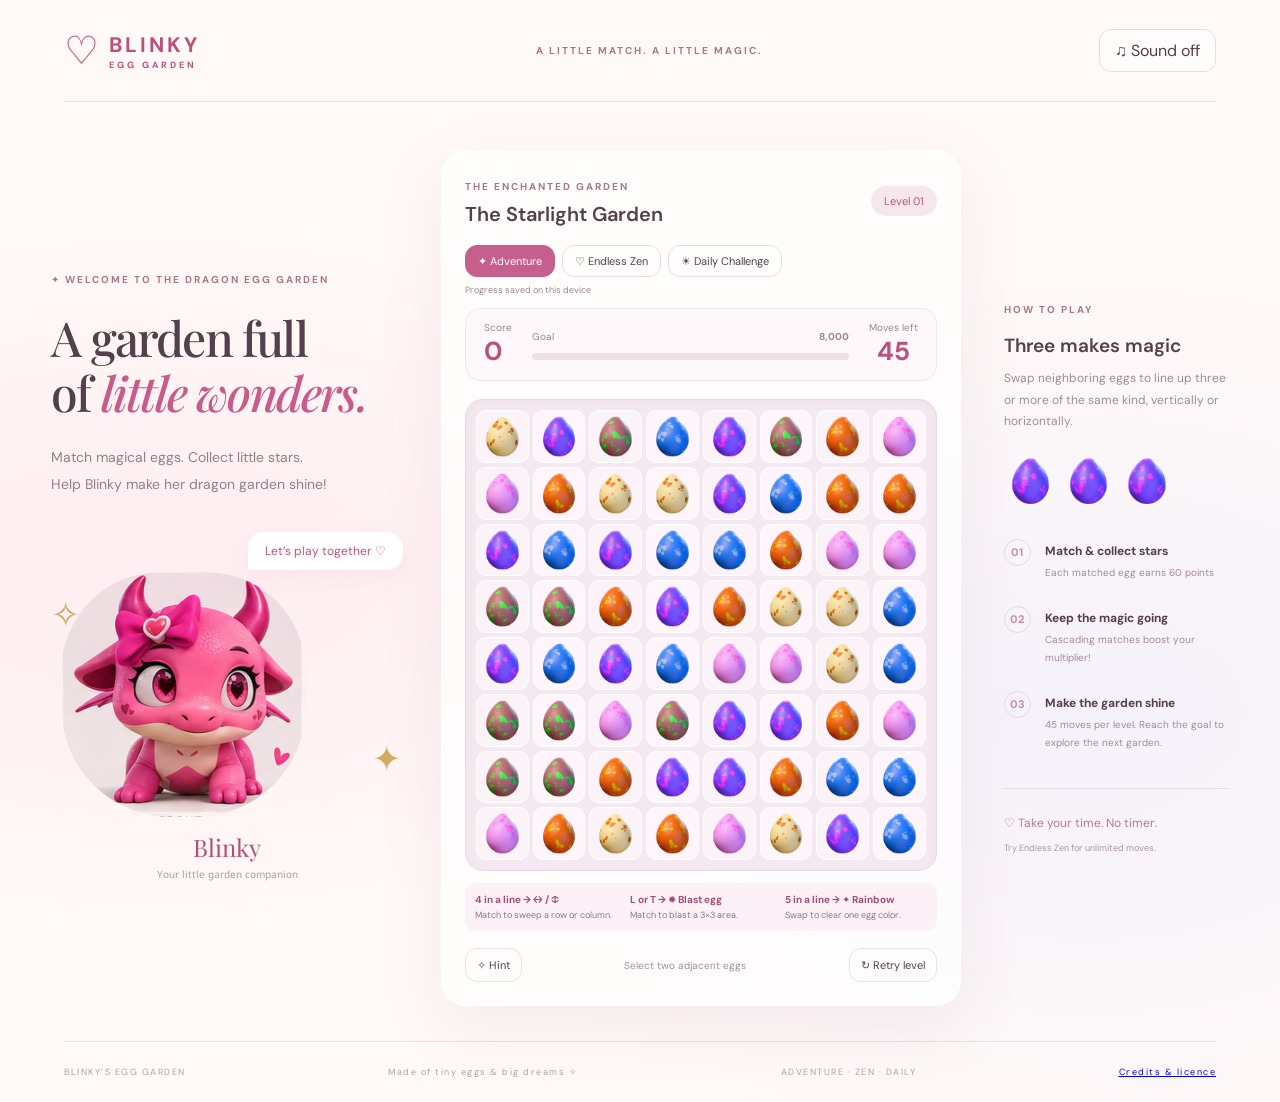
<file: index.html>
<!doctype html><html lang="en"><meta charset="utf-8"><meta name="viewport" content="width=device-width,initial-scale=1"><title>Blinky’s Egg Garden</title><link rel="stylesheet" href="style.css"><body class="vivid-game"><header><a class="brand" href="./">♡ <span>BLINKY<span class="sub">EGG GARDEN</span></span></a><span class="tag">A LITTLE MATCH. A LITTLE MAGIC.</span><button id="sound" aria-label="Toggle sound">♫ Sound off</button></header><main><section class="intro"><div class="eyebrow">✦ WELCOME TO THE DRAGON EGG GARDEN</div><h1>A garden full<br>of <em>little wonders.</em></h1><p class="description">Match magical eggs. Collect little stars.<br>Help Blinky make her dragon garden shine!</p><div class="mascot"><div class="character"></div><span class="spark s1">✧</span><span class="spark s2">✦</span><span class="speech" id="speech">Let’s play together ♡</span></div><div class="name">Blinky <span>Your little garden companion</span></div></section><section class="game"><div class="gamehead"><div><span class="eyebrow">THE ENCHANTED GARDEN</span><h2 id="gardenTitle">The Starlight Garden</h2></div><span class="level" id="level">Level 01</span></div><div class="modes" aria-label="Game mode"><button id="adventure" aria-pressed="true">✦ Adventure</button><button id="zen" aria-pressed="false">♡ Endless Zen</button><button id="daily" aria-pressed="false">☀ Daily Challenge</button><span id="saveStatus">Progress saved on this device</span></div><section id="dailyInfo" class="daily-info" hidden><div><strong>ONE DAY. ONE SHARED CHALLENGE.</strong><span id="dailyDate"></span></div><p>30 moves. Chase your best score. Replay as often as you like.</p><small id="dailyNotice"></small><div class="daily-best"><span>Your best <b id="dailyBest"></b></span><button id="copyResult" disabled>Copy Result ↗</button></div><p id="shareStatus" aria-live="polite"></p><textarea id="shareText" aria-label="Daily result to copy" readonly hidden></textarea></section><div class="stats"><div><span>Score</span><strong id="score">0</strong></div><div class="goal"><span><span id="goalLabel">Goal</span> <b id="goal">8,000</b></span><div class="track"><i id="progress"></i></div></div><div><span>Moves left</span><strong id="moves">45</strong></div></div><div class="boardwrap"><div id="board" role="group" aria-label="8 by 8 dragon egg board"></div><div id="effects" aria-hidden="true"></div><div id="toast" aria-live="polite"></div></div><div class="special-guide"><span><b>4 in a line → ↔ / ↕</b> Match to sweep a row or column.</span><span><b>L or T → ✹ Blast egg</b> Match to blast a 3×3 area.</span><span><b>5 in a line → ✦ Rainbow</b> Swap to clear one egg color.</span></div><div class="controls"><button id="hint">✧ Hint</button><span id="status" aria-live="polite">Select two adjacent eggs</span><button id="restart">↻ Retry level</button></div></section><aside><span class="eyebrow">HOW TO PLAY</span><h3>Three makes magic</h3><p>Swap neighboring eggs to line up three or more of the same kind, vertically or horizontally.</p><div class="example"><img class="egg" src="egg-space-card-face-v2.png" alt="Magic egg" draggable="false"><img class="egg" src="egg-space-card-face-v2.png" alt="Magic egg" draggable="false"><img class="egg" src="egg-space-card-face-v2.png" alt="Magic egg" draggable="false"></div><div class="rule"><b>01</b><div><strong>Match & collect stars</strong><p>Each matched egg earns 60 points</p></div></div><div class="rule"><b>02</b><div><strong>Keep the magic going</strong><p>Cascading matches boost your multiplier!</p></div></div><div class="rule"><b>03</b><div><strong>Make the garden shine</strong><p id="modeHelp">45 moves per level. Reach the goal to explore the next garden.</p></div></div><div class="note">♡ Take your time. No timer.<br><small>Try Endless Zen for unlimited moves.</small></div></aside></main><footer><span>BLINKY’S EGG GARDEN</span><span>Made of tiny eggs & big dreams ✧</span><span>ADVENTURE · ZEN · DAILY</span><a href="credits.html">Credits &amp; licence</a></footer><dialog id="result"><div class="eyebrow">BLINKY’S EGG GARDEN</div><h2 id="resultTitle"></h2><p id="resultText"></p><button id="resultCopy" hidden>Copy Result ↗</button><button id="closeResult" aria-label="Close results">Back to garden</button><button id="again">Play again ♡</button></dialog><script src="game.js"></script></body></html>
</file>
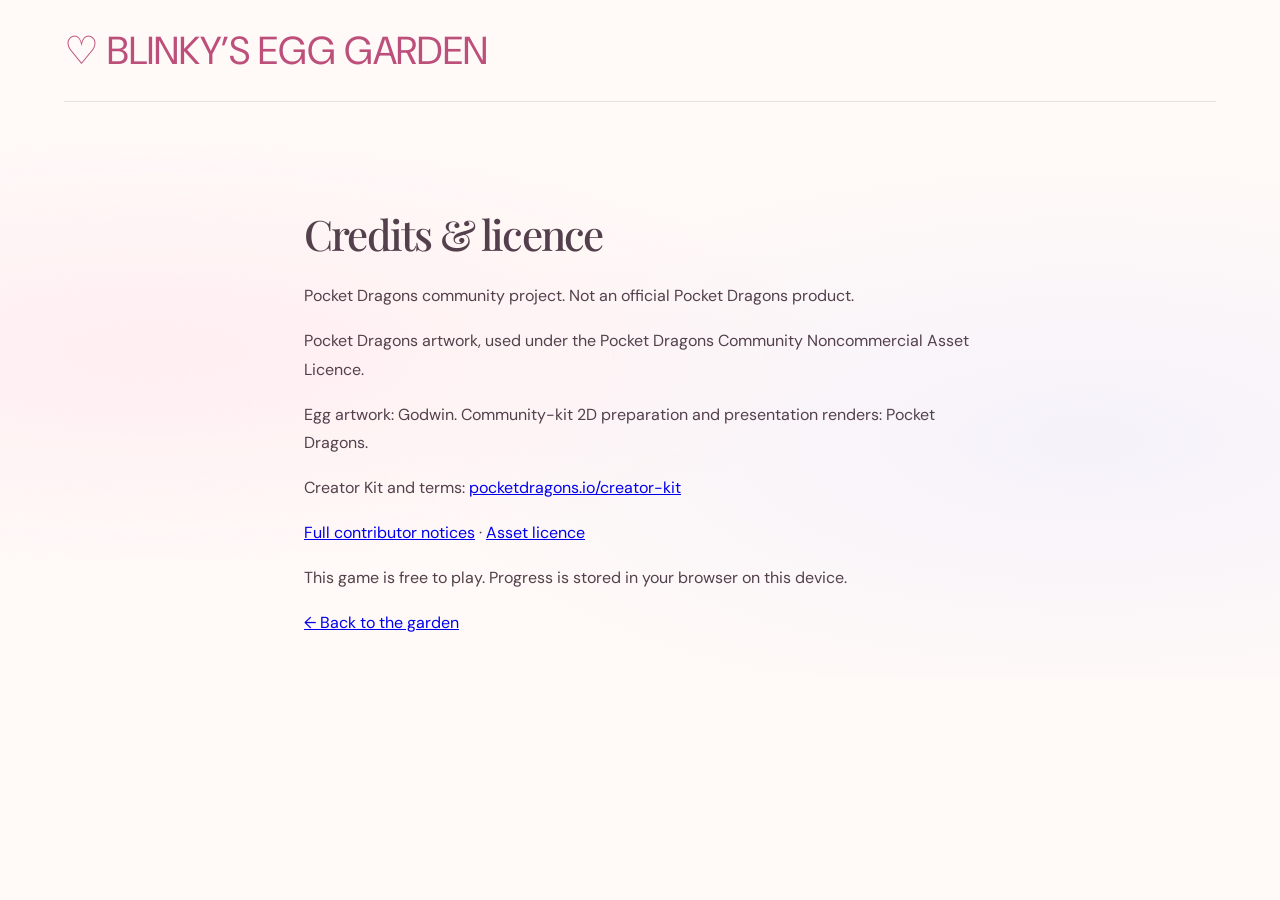
<file: credits.html>
<!doctype html><html lang="en"><meta charset="utf-8"><meta name="viewport" content="width=device-width,initial-scale=1"><title>Credits · Blinky’s Egg Garden</title><link rel="stylesheet" href="style.css"><body><header><a class="brand" href="./">♡ BLINKY’S EGG GARDEN</a></header><article style="max-width:720px;margin:60px auto;padding:24px;line-height:1.8"><h1 style="font-size:42px">Credits &amp; licence</h1><p>Pocket Dragons community project. Not an official Pocket Dragons product.</p><p>Pocket Dragons artwork, used under the Pocket Dragons Community Noncommercial Asset Licence.</p><p>Egg artwork: Godwin. Community-kit 2D preparation and presentation renders: Pocket Dragons.</p><p>Creator Kit and terms: <a href="https://pocketdragons.io/creator-kit">pocketdragons.io/creator-kit</a></p><p><a href="CREDITS.txt">Full contributor notices</a> · <a href="TERMS.txt">Asset licence</a></p><p>This game is free to play. Progress is stored in your browser on this device.</p><p><a href="./">← Back to the garden</a></p></article></body></html>
</file>
<file: style.css>
@import url('https://fonts.googleapis.com/css2?family=DM+Sans:wght@400;500;600;700&family=Noto+Sans+Thai:wght@400;500;600;700&family=Playfair+Display:ital,wght@0,500;0,600;1,500&display=swap');
:root{font-family:'DM Sans','Noto Sans Thai',sans-serif;color:#53404c;background:#fff9f7;font-synthesis:none}*{box-sizing:border-box}body{margin:0;background:radial-gradient(ellipse at 12% 52%,#ffe4ed88,transparent 43%),radial-gradient(ellipse at 85% 65%,#eae9ff70,transparent 45%)}button,a{-webkit-tap-highlight-color:transparent}button{font:inherit;cursor:pointer;color:inherit;border:1px solid #eadce2;background:#fff9;padding:10px 15px;border-radius:12px}button:hover{background:#ffe8f0}button:focus-visible{outline:3px solid #c4437d;outline-offset:3px}header{height:102px;margin:0 5%;display:flex;align-items:center;justify-content:space-between;border-bottom:1px solid #eadfe1}.brand{display:flex;align-items:center;gap:10px;text-decoration:none;color:#bd4f7b;font-size:39px}.brand>span{font-size:21px;font-weight:700;letter-spacing:3px}.sub{display:block;font-size:9px;letter-spacing:3px}.tag,.eyebrow{font-size:10px;font-weight:700;letter-spacing:2px;color:#a6788b}main{max-width:1440px;margin:48px auto 35px;padding:0 4%;display:grid;grid-template-columns:1fr 520px 230px;gap:38px;align-items:center}h1{font-family:'Playfair Display',serif;font-size:48px;line-height:1.15;letter-spacing:-1.8px;font-weight:500;margin:24px 0}h1 em{color:#ca5a89;font-weight:500}.description{font-size:14px;color:#987d89;line-height:1.9}.mascot{position:relative;height:285px;margin-top:35px}.character{width:245px;height:245px;background-image:url('blinky.png');background-size:1382px 922px;background-position:-395px -29px;border-radius:100px 100px 45% 45%;mix-blend-mode:multiply;position:absolute;bottom:0;left:10px;animation:float 4s ease-in-out infinite}.speech{position:absolute;top:0;right:0;background:white;padding:11px 17px;box-shadow:0 8px 25px #cf92ab20;border-radius:16px 16px 16px 0;color:#b9537c;font-size:12px}.spark{position:absolute;color:#d2ab63;font-size:35px}.s1{left:0;top:60px}.s2{right:2px;bottom:35px}.name{text-align:center;font-family:'Playfair Display';font-size:24px;color:#b64d78;margin-top:14px}.name span{display:block;font-family:'Noto Sans Thai';font-size:10px;color:#b197a2;margin-top:4px}.game{background:#ffffffb0;border:1px solid white;box-shadow:0 20px 65px #9e608518;border-radius:25px;padding:23px}.gamehead{display:flex;align-items:center;justify-content:space-between}h2{font-size:22px;margin:6px 0 0;font-weight:600}.level{font-size:11px;background:#f7e7ed;color:#b6577d;border-radius:20px;padding:8px 13px}.stats{display:flex;align-items:center;gap:20px;margin:22px 0 18px;background:#fff8fa;border:1px solid #f3e6ec;border-radius:15px;padding:12px 18px}.stats span{font-size:10px;color:#9e8490;display:block}.stats strong{font-size:26px;color:#ba527e}.stats>div:last-child{text-align:center}.goal{flex:1}.goal span{display:flex;justify-content:space-between}.track{background:#efdfE7;height:7px;border-radius:9px;margin-top:10px;overflow:hidden}.track i{height:100%;display:block;width:0;background:linear-gradient(90deg,#ef9dbb,#bc6bba);transition:width .3s}.boardwrap{position:relative;padding:10px;background:#f4e9f0;border:1px solid #ebd9e5;border-radius:18px;box-shadow:inset 0 2px 8px #ad7a9811}#board{display:grid;grid-template-columns:repeat(8,1fr);gap:4px;touch-action:manipulation}.cell{aspect-ratio:1;padding:1px;min-width:0;border:1px solid #fff;background:#fff9fcaa;border-radius:10px;transition:transform .18s,background .18s;position:relative}.cell:nth-child(2n){background:#fff5fa}.cell:hover{transform:scale(1.07);z-index:1;background:white}.cell.selected{background:#ffcee1;border:2px solid #d65c91;transform:scale(1.08)}.cell.hint{animation:glow .6s infinite alternate}.egg{display:block;width:100%;height:100%;object-fit:contain;object-position:center;pointer-events:none}.cell.pop{transform:scale(.2) rotate(15deg);opacity:0;transition:.24s}.cell.fall{animation:drop .3s ease-out}.controls{display:flex;align-items:center;justify-content:space-between;margin-top:17px;gap:8px}.controls button{font-size:11px;padding:9px 11px;border-color:#efdfE7}.controls>span{font-size:10px;color:#a58c99;text-align:center}#toast{pointer-events:none;position:absolute;top:43%;left:0;right:0;text-align:center;font-size:32px;font-weight:700;color:#b7397e;text-shadow:0 2px 0 white,0 0 15px white;opacity:0}#toast.show{animation:toast .8s}aside{padding-left:5px}h3{font-size:19px;font-weight:600;margin:15px 0 10px}aside p{font-size:12px;line-height:1.8;color:#a28a96;margin:0}.example{display:flex;gap:5px;width:170px;height:60px;margin:18px 0 28px}.rule{display:flex;gap:14px;margin:24px 0}.rule>b{font-size:11px;color:#c590a6;border:1px solid #e9d8e1;border-radius:50%;width:27px;height:27px;display:grid;place-items:center;flex-shrink:0}.rule strong{font-size:12px}.rule p{font-size:10px;margin-top:4px}.note{margin-top:36px;padding-top:22px;border-top:1px solid #eadce3;font-size:12px;color:#b67992;line-height:2}.note small{font-size:9px;color:#aa949e}footer{display:flex;justify-content:space-between;margin:0 5%;padding:24px 0;border-top:1px solid #eadfe1;color:#b49da8;font-size:9px;letter-spacing:1.5px}dialog{border:1px solid #ead4e0;border-radius:25px;padding:40px;text-align:center;color:#70465e;background:#fff8fc;box-shadow:0 20px 100px #622f5555}dialog::backdrop{background:#51314955;backdrop-filter:blur(5px)}dialog button{background:#c65f8d;color:white;margin-top:15px}dialog p{font-size:14px}@keyframes float{50%{transform:translateY(-8px)}}@keyframes glow{to{background:#ffc3db;box-shadow:0 0 0 2px #d170a4}}@keyframes drop{from{transform:translateY(-18px);opacity:.3}}@keyframes toast{20%,70%{opacity:1;transform:translateY(-12px)}100%{opacity:0;transform:translateY(-30px)}}@media(min-width:1500px){main{margin-top:65px}}@media(max-width:1150px){main{grid-template-columns:1fr 500px;gap:25px}aside{display:none}h1{font-size:42px}}@media(max-width:800px){header{height:77px}.tag{display:none}main{display:flex;flex-direction:column;margin:25px auto;padding:0 14px;gap:20px}.intro{width:100%;max-width:500px;position:relative;min-height:120px}.intro .eyebrow{font-size:8px}h1{font-size:29px;margin:10px 0;letter-spacing:-.8px}.description{font-size:10px;margin:0}.mascot{position:absolute;right:0;top:0;margin:0;width:150px;height:150px}.character{transform:scale(.55);transform-origin:bottom left;left:5px;animation:none}.speech,.spark,.name{display:none}.game{width:100%;max-width:520px;padding:15px}.gamehead h2{font-size:19px}.gamehead .eyebrow{font-size:8px}.stats{margin-top:16px}footer{font-size:7px;gap:12px}footer span:nth-child(2){display:none}.cell{border-radius:8px}#board{gap:3px}.boardwrap{padding:7px}}@media(prefers-reduced-motion:reduce){*,*:before,*:after{animation:none!important;transition:none!important}}

.modes{display:flex;align-items:center;gap:7px;flex-wrap:wrap;margin-top:18px}.modes button{font-size:11px;padding:8px 12px}.modes button[aria-pressed="true"]{background:#c65f8d;color:white;border-color:#c65f8d}.modes span{font-size:9px;color:#9e8490;margin-left:auto}.gamehead h2{font-size:20px}.level{white-space:nowrap}.stats{margin-top:12px}@media(max-width:420px){.modes span{width:100%;margin-left:0}.gamehead h2{font-size:18px}}

.special-guide{display:flex;gap:14px;margin-top:12px;padding:10px;background:#fcf1f7;border-radius:10px;font-size:9px;color:#967485}.special-guide span{flex:1}.special-guide b{display:block;color:#a34d77;font-size:10px;margin-bottom:3px}.power-badge{position:absolute;right:1px;bottom:0;border-radius:20px;background:#a73977;color:white;font-size:16px;font-weight:bold;line-height:19px;min-width:20px;box-shadow:0 1px 6px #7b386a55;pointer-events:none}.power-row,.power-column{box-shadow:inset 0 0 0 2px #e2a359}.power-row:after,.power-column:after{content:'';position:absolute;inset:47% 7%;background:#fff7bb;box-shadow:0 0 6px #ffca54;pointer-events:none}.power-column:after{inset:7% 47%}.power-rainbow{background:conic-gradient(#ffc5dd,#ffe8a4,#b7f5d7,#b5d9ff,#dfc0ff,#ffc5dd)!important;box-shadow:inset 0 0 0 2px white,0 0 8px #ce80e0}.power-rainbow .egg{filter:hue-rotate(35deg) brightness(1.2)}.power-rainbow .power-badge{background:linear-gradient(120deg,#d75293,#7478de);font-size:18px}.cell.pop.sweep-flash,.cell.pop.rainbow-flash{opacity:1;transform:scale(.85);background:#fff2a0;box-shadow:0 0 16px #ffd560;z-index:2}.cell.pop.rainbow-flash{background:#f6cdff;box-shadow:0 0 16px #d16dff}

.example .egg{width:calc((100% - 10px)/3);object-fit:contain}

/* Approved 3D colors: brightness 150%, color 140%; retain preview contrast. */
.vivid-game .egg{filter:brightness(1.5) saturate(1.4) contrast(.94)}
.vivid-game .power-rainbow .egg{filter:brightness(1.5) saturate(1.4) contrast(.94) hue-rotate(35deg)}

.power-bomb{box-shadow:inset 0 0 0 2px #df8863,0 0 7px #f1af8140}.power-bomb .power-badge{background:#b44927;color:#fff2be;font-size:21px}.cell.pop.bomb-flash{opacity:1;transform:scale(1.1);background:#ffe4ac;box-shadow:0 0 22px #f8a34e;z-index:3}@media(max-width:500px){.special-guide{flex-wrap:wrap;gap:8px}.special-guide span{flex:1 1 40%}}

/* Stable board cells; only the egg pieces move. */
#board{position:relative;overflow:hidden;border-radius:10px;isolation:isolate;grid-template-rows:repeat(8,1fr);aspect-ratio:1}
.cell{padding:0;overflow:visible;transition:background .15s;aspect-ratio:auto;min-height:0}
.cell:hover,.cell.selected{transform:none}
.cell.selected{border-width:1px;box-shadow:inset 0 0 0 2px #d65c91}
.piece{position:absolute;inset:2px;display:block;border-radius:9px;pointer-events:none;z-index:1}
.piece .egg{position:absolute;inset:0;width:100%;height:100%}
.power-badge{z-index:2}
#effects{position:absolute;inset:10px;overflow:hidden;pointer-events:none;border-radius:10px;z-index:5}
.fx{position:absolute;display:block;pointer-events:none}
.spark-trail{width:10px;height:10px;border-radius:50%;background:#fff9d0;box-shadow:0 0 8px #edb15f,0 0 14px #fff0bf}
.beam-row{height:7px;margin-top:-3.5px;background:linear-gradient(0deg,#f2ab58,#fffce1,#f2ab58);box-shadow:0 0 14px #ffc053;border-radius:50%}
.beam-column{width:7px;margin-left:-3.5px;background:linear-gradient(90deg,#f2ab58,#fffce1,#f2ab58);box-shadow:0 0 14px #ffc053;border-radius:50%}
.blast-ring{border:5px solid #ffc067;border-radius:50%;background:radial-gradient(circle,#fff7cf55,transparent 65%);box-shadow:0 0 18px #f6b666,inset 0 0 15px #ffe8b0}
.rainbow-ring{border:6px solid #d893ef;border-radius:50%;box-shadow:0 0 22px #90e1e9,inset 0 0 16px #ffdda0}
#toast{top:-17px;left:10%;right:10%;font-size:16px;line-height:26px;z-index:6;text-shadow:none;color:#9d3b70;background:#fff7fceF;border:1px solid #e9bed1;border-radius:20px;box-shadow:0 3px 10px #a2577b18}
@keyframes toast{20%,70%{opacity:1;transform:translateY(-3px)}100%{opacity:0;transform:translateY(-8px)}}
@media(max-width:800px){#effects{inset:7px}}
@media(prefers-reduced-motion:reduce){.fx{display:none}#toast.show{opacity:1;animation:none!important}}

[hidden]{display:none!important}.modes{flex-wrap:wrap}.modes #saveStatus{flex-basis:100%;margin-left:0}.daily-info{padding:14px;margin:0 0 14px;border:1px solid #e9d6b7;border-radius:16px;background:#fffaf0;color:#765b43}.daily-info>div:first-child{display:flex;justify-content:space-between;gap:8px;font-size:10px;letter-spacing:.06em}.daily-info p{font-size:12px;margin:8px 0}.daily-info small{font-size:10px;line-height:1.5;display:block}.daily-best{display:flex;align-items:center;justify-content:space-between;gap:8px;margin-top:12px;font-size:11px}.daily-best b{display:block;font-size:15px;margin-top:3px}.daily-best button{font-size:11px;padding:8px 12px}button:disabled{opacity:.45;cursor:default}#shareText{width:100%;box-sizing:border-box;min-height:90px;padding:8px;font:12px monospace}#result button{margin:5px}#shareStatus:empty{display:none}
</file>
